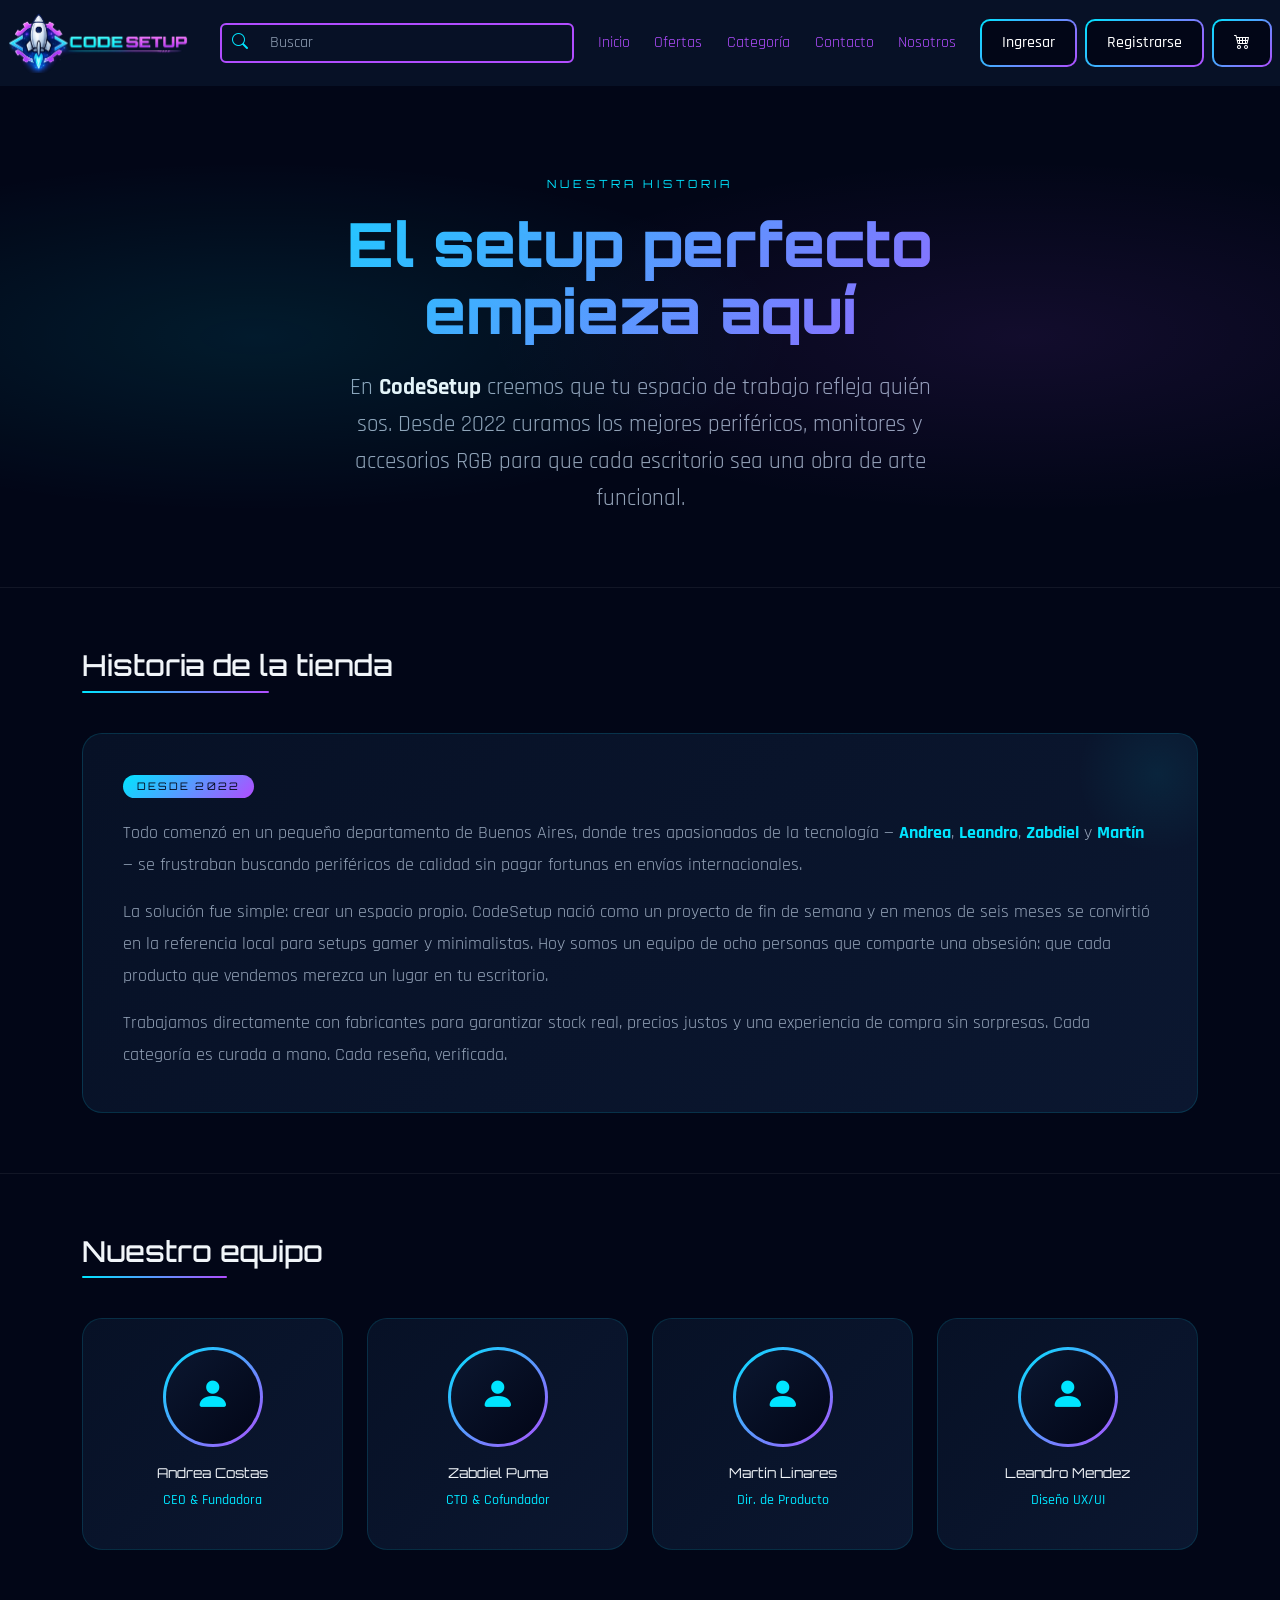
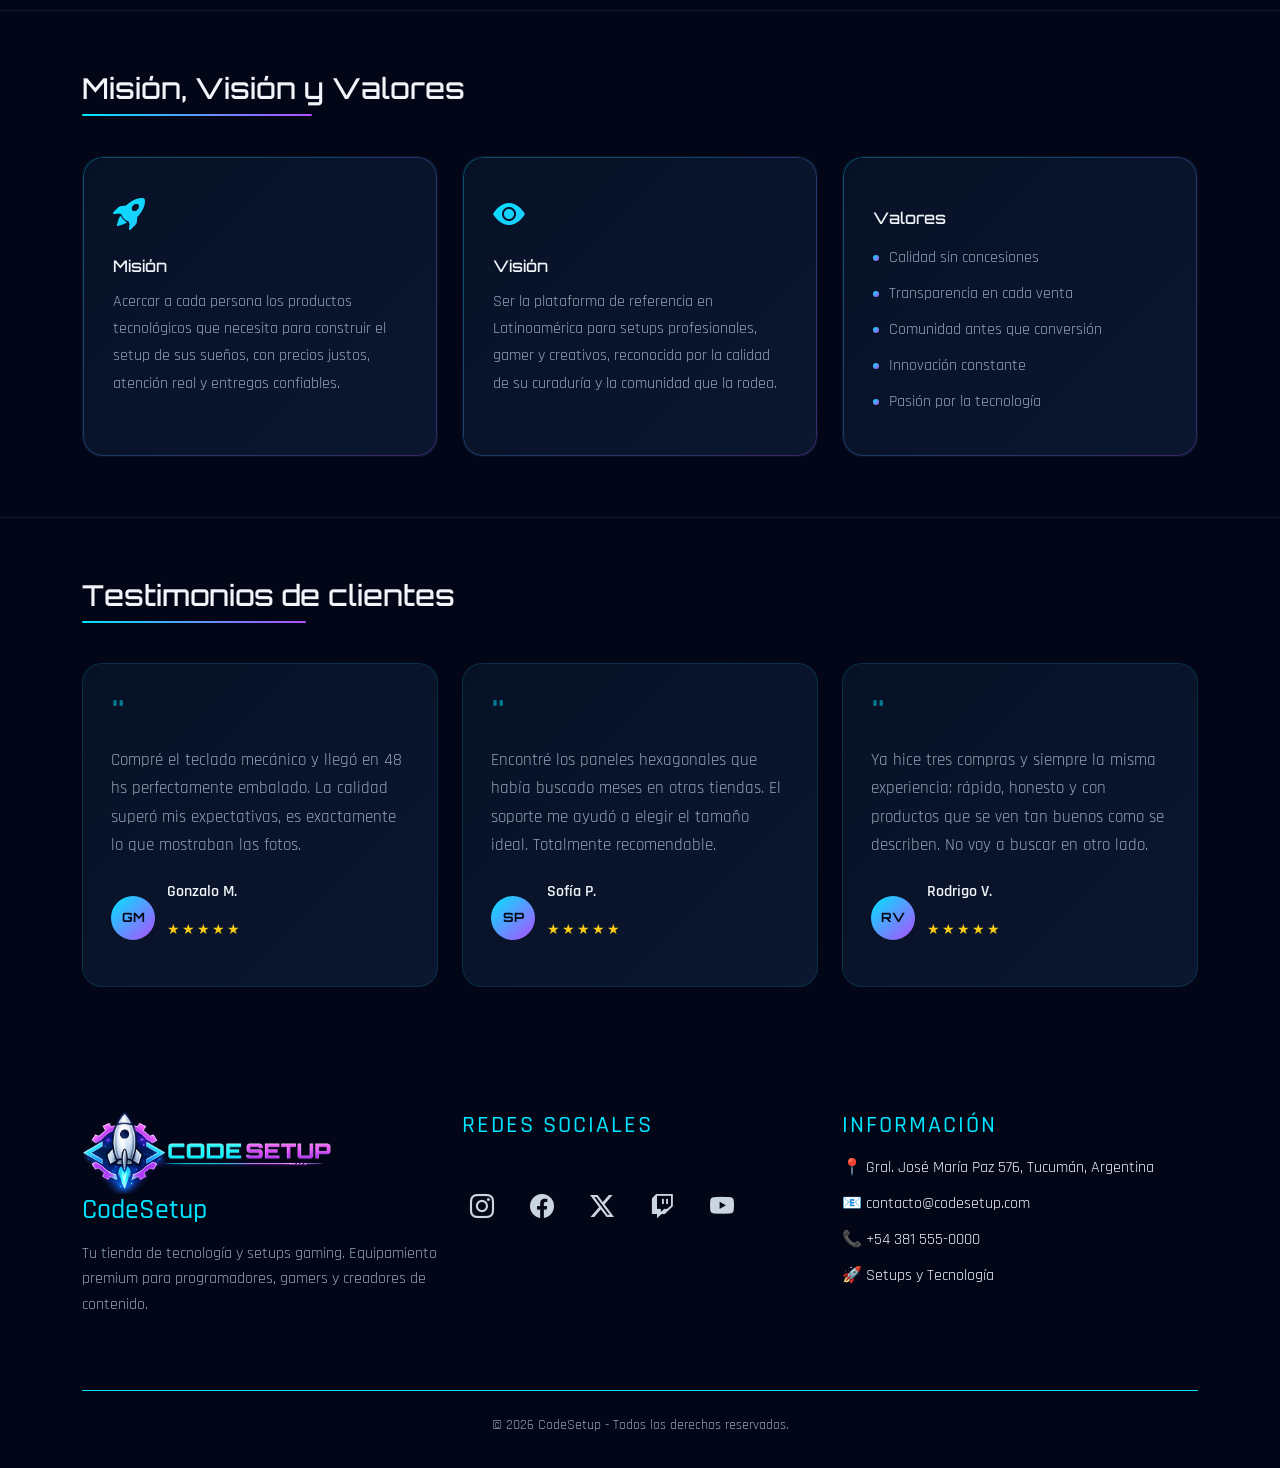
<file: Pages/About-us.html>
<!doctype html>
<html lang="es">
  <head>
    <meta charset="utf-8" />
    <meta name="viewport" content="width=device-width, initial-scale=1" />
    <meta name="description" content="Explora setups de escritorio modernos, ideas de organización, periféricos y estética gamer o minimalista para tu espacio de trabajo o estudio." />
    <meta name="keywords" content="setup escritorio-escritorio gamer-escritorio minimalista-ideas setup-escritorio aesthetic-organización escritorio-PC setup-tecnología-desk setup inspiration" />
    <meta name="author" name="Andrea Costas-Zabdiel Puma-Martin linares" />
    <link rel="shortcut icon" href="../assets/Favicon.png" type="image/x-icon">
    <title>CodeSetup — Sobre Nosotros</title>
    <link rel="preconnect" href="https://fonts.googleapis.com" />
    <link rel="preconnect" href="https://fonts.gstatic.com" crossorigin />
    <link href="https://fonts.googleapis.com/css2?family=Orbitron:wght@400;500;600;700;800;900&family=Rajdhani:wght@300;400;500;600;700&display=swap" rel="stylesheet" />
    <link rel="stylesheet" href="https://cdn.jsdelivr.net/npm/bootstrap-icons@1.13.1/font/bootstrap-icons.min.css" />
    <link href="https://cdn.jsdelivr.net/npm/bootstrap@5.3.8/dist/css/bootstrap.min.css" rel="stylesheet" integrity="sha384-sRIl4kxILFvY47J16cr9ZwB07vP4J8+LH7qKQnuqkuIAvNWLzeN8tE5YBujZqJLB" crossorigin="anonymous" />
    <link rel="stylesheet" href="../Css/about-us.css" />
  </head>
  <body>

    <!-- NAVBAR -->
    <nav class="navbar navbar-expand-lg px-0">
      <div class="container-fluid px-0">
        <a class="navbar-brand px-2" href="../Index.html">
          <img src="../assets/logo.png" alt="Logo" width="180" />
        </a>

        <button
          class="navbar-toggler border-0"
          type="button"
          data-bs-toggle="collapse"
          data-bs-target="#navbarContent"
        >
          <i class="bi bi-list fs-1" style="color: #00e5ff"></i>
        </button>

        <div class="collapse navbar-collapse w-100 px-2" id="navbarContent">
          <div
            class="d-flex flex-column flex-lg-row justify-content-start justify-content-lg-between align-items-start align-items-lg-center w-100"
          >
            <div class="position-relative search-container w-100 my-2 my-lg-0">
              <input
                type="search"
                class="form-control search-input ps-5 w-100"
                placeholder="Buscar"
              />
              <i class="bi bi-search search-icon"></i>
            </div>

            <div
              class="d-flex flex-column flex-lg-row align-items-start align-items-lg-center gap-2 gap-lg-4 mx-lg-4"
            >
              <a class="about-us" href="../Index.html">Inicio</a>
              <a class="about-us" href="../Pages/404.html">Ofertas</a>
              <div class="dropdown-center">
                <button
                  class="btn btn-category about-us"
                  type="button"
                  data-bs-toggle="dropdown"
                  aria-expanded="false"
                >
                  Categoría
                </button>
                <ul class="dropdown-menu">
                  <li>
                    <a class="dropdown-item about-us" href="../Pages/Category-1.html"
                      >Periféricos</a
                    >
                  </li>
                  <li>
                    <a class="dropdown-item about-us" href="../Pages/404.html"
                      >Monitores</a
                    >
                  </li>
                  <li>
                    <a class="dropdown-item about-us" href="../Pages/404.html"
                      >Ergonomía</a
                    >
                  </li>
                  <li>
                    <a class="dropdown-item about-us" href="../Pages/Category-2.html"
                      >RGB y Decoración</a
                    >
                  </li>
                  <li>
                    <a class="dropdown-item about-us" href="../Pages/404.html"
                      >Mousepads</a
                    >
                  </li>
                  <li>
                    <a class="dropdown-item about-us" href="../Pages/404.html"
                      >Streaming</a
                    >
                  </li>
                  <li>
                    <a class="dropdown-item about-us" href="../Pages/404.html"
                      >Gadgets</a
                    >
                  </li>
                  <li>
                    <a class="dropdown-item about-us" href="../Pages/404.html"
                      >Accesorios</a
                    >
                  </li>
                </ul>
              </div>
              <a class="about-us" href="../Pages/Contact.html">Contacto</a>
              <a class="about-us" href="../Pages/About-us.html">Nosotros</a>
            </div>

            <div class="d-flex gap-2">
              <a class="btn btn-section" href="../Pages/Login.html">Ingresar</a>
              <a class="btn btn-section" href="../Pages/Register.html"
                >Registrarse</a
              >
              <a class="btn btn-section" href="../Pages/Cart.html">
                <i class="bi bi-cart4"></i>
              </a>
            </div>
          </div>
        </div>
      </div>
    </nav>

    <!-- HERO / SLOGAN -->
    <section class="hero-about">
      <div class="container">
        <p class="eyebrow">Nuestra historia</p>
        <h1>El setup perfecto<br>empieza aquí</h1>
        <p class="slogan">
          En <strong>CodeSetup</strong> creemos que tu espacio de trabajo refleja quién sos.
          Desde 2022 curamos los mejores periféricos, monitores y accesorios RGB
          para que cada escritorio sea una obra de arte funcional.
        </p>
      </div>
    </section>

    <!-- HISTORIA DE LA TIENDA -->
    <section class="history-section">
      <div class="container">
        <h2 class="section-header">Historia de la tienda</h2>
        <div class="history-card">
          <span class="history-year-badge">DESDE 2022</span>
          <p>
            Todo comenzó en un pequeño departamento de Buenos Aires, donde tres apasionados de la tecnología —
            <strong>Andrea</strong>, <strong>Leandro</strong>, <strong>Zabdiel</strong> y <strong>Martín</strong> — se frustraban buscando
            periféricos de calidad sin pagar fortunas en envíos internacionales.
          </p>
          <p>
            La solución fue simple: crear un espacio propio. CodeSetup nació como un proyecto de fin de semana
            y en menos de seis meses se convirtió en la referencia local para setups gamer y minimalistas.
            Hoy somos un equipo de ocho personas que comparte una obsesión: que cada producto que vendemos
            merezca un lugar en tu escritorio.
          </p>
          <p>
            Trabajamos directamente con fabricantes para garantizar stock real, precios justos y una
            experiencia de compra sin sorpresas. Cada categoría es curada a mano. Cada reseña, verificada.
          </p>
        </div>
      </div>
    </section>

    <!-- EQUIPO -->
    <section class="team-section">
      <div class="container">
        <h2 class="section-header">Nuestro equipo</h2>
        <div class="row g-4 justify-content-center">

          <div class="col-6 col-sm-4 col-md-3">
            <div class="team-card">
              <div class="team-avatar-wrap">
                <div class="team-avatar-placeholder"><i class="bi bi-person-fill"></i></div>
              </div>
              <p class="team-name">Andrea Costas</p>
              <p class="team-role">CEO &amp; Fundadora</p>
            </div>
          </div>

          <div class="col-6 col-sm-4 col-md-3">
            <div class="team-card">
              <div class="team-avatar-wrap">
                <div class="team-avatar-placeholder"><i class="bi bi-person-fill"></i></div>
              </div>
              <p class="team-name">Zabdiel Puma</p>
              <p class="team-role">CTO &amp; Cofundador</p>
            </div>
          </div>

          <div class="col-6 col-sm-4 col-md-3">
            <div class="team-card">
              <div class="team-avatar-wrap">
                <div class="team-avatar-placeholder"><i class="bi bi-person-fill"></i></div>
              </div>
              <p class="team-name">Martín Linares</p>
              <p class="team-role">Dir. de Producto</p>
            </div>
          </div>

          <div class="col-6 col-sm-4 col-md-3">
            <div class="team-card">
              <div class="team-avatar-wrap">
                <div class="team-avatar-placeholder"><i class="bi bi-person-fill"></i></div>
              </div>
              <p class="team-name">Leandro Mendez</p>
              <p class="team-role">Diseño UX/UI</p>
            </div>
          </div>

        </div>
      </div>
    </section>

    <!-- MISIÓN, VISIÓN Y VALORES -->
    <section class="mvv-section">
      <div class="container">
        <h2 class="section-header">Misión, Visión y Valores</h2>
        <div class="row g-4">
          <div class="col-12 col-md-4">
            <div class="mvv-card">
              <div class="mvv-icon"><i class="bi bi-rocket-takeoff-fill"></i></div>
              <h3 class="mvv-title">Misión</h3>
              <p class="mvv-text">
                Acercar a cada persona los productos tecnológicos que necesita para construir el
                setup de sus sueños, con precios justos, atención real y entregas confiables.
              </p>
            </div>
          </div>
          <div class="col-12 col-md-4">
            <div class="mvv-card">
              <div class="mvv-icon"><i class="bi bi-eye-fill"></i></div>
              <h3 class="mvv-title">Visión</h3>
              <p class="mvv-text">
                Ser la plataforma de referencia en Latinoamérica para setups profesionales, gamer
                y creativos, reconocida por la calidad de su curaduría y la comunidad que la rodea.
              </p>
            </div>
          </div>
          <div class="col-12 col-md-4">
            <div class="mvv-card">
              <div class="mvv-icon"><i class="bi bi-shield-check-fill"></i></div>
              <h3 class="mvv-title">Valores</h3>
              <ul class="values-list">
                <li>Calidad sin concesiones</li>
                <li>Transparencia en cada venta</li>
                <li>Comunidad antes que conversión</li>
                <li>Innovación constante</li>
                <li>Pasión por la tecnología</li>
              </ul>
            </div>
          </div>
        </div>
      </div>
    </section>

    <!-- TESTIMONIOS -->
    <section class="testimonials-section">
      <div class="container">
        <h2 class="section-header">Testimonios de clientes</h2>
        <div class="row g-4">

          <div class="col-12 col-md-4">
            <div class="testimonial-card">
              <div class="testimonial-quote">"</div>
              <p class="testimonial-text">
                Compré el teclado mecánico y llegó en 48 hs perfectamente embalado.
                La calidad superó mis expectativas, es exactamente lo que mostraban las fotos.
              </p>
              <div class="testimonial-author">
                <div class="testimonial-avatar">GM</div>
                <div>
                  <p class="testimonial-name">Gonzalo M.</p>
                  <p class="testimonial-stars">★★★★★</p>
                </div>
              </div>
            </div>
          </div>

          <div class="col-12 col-md-4">
            <div class="testimonial-card">
              <div class="testimonial-quote">"</div>
              <p class="testimonial-text">
                Encontré los paneles hexagonales que había buscado meses en otras tiendas.
                El soporte me ayudó a elegir el tamaño ideal. Totalmente recomendable.
              </p>
              <div class="testimonial-author">
                <div class="testimonial-avatar">SP</div>
                <div>
                  <p class="testimonial-name">Sofía P.</p>
                  <p class="testimonial-stars">★★★★★</p>
                </div>
              </div>
            </div>
          </div>

          <div class="col-12 col-md-4">
            <div class="testimonial-card">
              <div class="testimonial-quote">"</div>
              <p class="testimonial-text">
                Ya hice tres compras y siempre la misma experiencia: rápido, honesto y con
                productos que se ven tan buenos como se describen. No voy a buscar en otro lado.
              </p>
              <div class="testimonial-author">
                <div class="testimonial-avatar">RV</div>
                <div>
                  <p class="testimonial-name">Rodrigo V.</p>
                  <p class="testimonial-stars">★★★★★</p>
                </div>
              </div>
            </div>
          </div>

        </div>
      </div>
    </section>

    <!-- FOOTER -->
    <footer class="footer-CodeSetup">
      <div class="container">
        <div class="row">
          <div class="col-12 col-md-6 col-lg-4 mb-4">
            <div class="footer-brand">
              <div class="rocket-container">
                <img
                  src="../assets/logo.png"
                  alt="CodeSetup"
                  class="footer-logo"
                />
              </div>
              <h3>CodeSetup</h3>

              <p>
                Tu tienda de tecnología y setups gaming. Equipamiento premium
                para programadores, gamers y creadores de contenido.
              </p>
            </div>
          </div>
          <div class="col-12 col-md-6 col-lg-4 mb-4">
            <h4 class="footer-title mb-lg-5">Redes Sociales</h4>
            <ul class="footer-social">
              <li>
                <a href="../Pages/404.html">
                  <i class="bi bi-instagram"></i>
                </a>
              </li>

              <li>
                <a href="../Pages/404.html">
                  <i class="bi bi-facebook"></i>
                </a>
              </li>
              <li>
                <a href="../Pages/404.html">
                  <i class="bi bi-twitter-x"></i>
                </a>
              </li>
              <li>
                <a href="../Pages/404.html">
                  <i class="bi bi-twitch"></i>
                </a>
              </li>
              <li>
                <a href="../Pages/404.html">
                  <i class="bi bi-youtube"></i>
                </a>
              </li>
            </ul>
          </div>
          <div class="col-12 col-md-6 col-lg-4 mb-4">
            <h4 class="footer-title">Información</h4>

            <ul class="footer-info gab-lg-4">
              <li>📍 Gral. José María Paz 576, Tucumán, Argentina</li>
              <li>📧 contacto@codesetup.com</li>
              <li>📞 +54 381 555-0000</li>
              <li>🚀 Setups y Tecnología</li>
            </ul>
          </div>
        </div>

        <div class="footer-bottom">
          <p>© 2026 CodeSetup - Todos los derechos reservados.</p>
        </div>
      </div>
    </footer>

    <script src="https://cdn.jsdelivr.net/npm/bootstrap@5.3.8/dist/js/bootstrap.bundle.min.js" integrity="sha384-FKyoEForCGlyvwx9Hj09JcYn3nv7wiPVlz7YYwJrWVcXK/BmnVDxM+D2scQbITxI" crossorigin="anonymous"></script>

  </body>
</html>
</file>
<file: Css/about-us.css>
*, *::before, *::after { margin: 0; padding: 0; box-sizing: border-box; }

:root {
  --text: #F1F5F9;
  --text-muted: #94A3B8;
  --white: #ffffff;
  --primary: #00E5FF;
  --middle: #00e5ff80;
  --middle2: #b14dff80;
  --secondary: #B14DFF;
  --font-title: "Orbitron", sans-serif;
  --font-text: "Rajdhani", sans-serif;
  --background: #020617;
  --surface: #071126;
  --surface-light: #0B1730;
}

body {
  background-color: var(--background);
  color: var(--text);
  font-family: var(--font-text);
  min-height: 100vh;
}

/* ── NAVBAR ── */
.navbar {
  min-height: 80px;
  background-color: var(--surface);
}

.about-us {
  text-decoration: none;
  color: var(--secondary);
  font-family: var(--font-text);
}


.search-container {
  width: 100%;
  max-width: none;
  font-family: var(--font-text);
}

@media (min-width: 992px) {
  .search-container {
    width: 35%;
    max-width: 400px;
  }
}

.navbar-toggler {
  border: none;
  box-shadow: none;
}

.navbar-toggler:focus {
  box-shadow: none;
  outline: none;
}

.navbar-collapse {
  background-color: var(--surface);
  padding: 10px 0;
}

.btn-category {
  padding: 0;
  color: var(--secondary);
  font-family: var(--font-text);
  transition: all 0.5s ease;
}

.btn-category.show {
  background: linear-gradient(135deg, var(--primary), var(--secondary));
  border: none;
  color: var(--background);
  padding: 3px 10px;

  box-shadow:
    0 0 10px var(--primary),
    0 0 20px var(--middle),
    0 0 30px var(--secondary);
  transition: all 0.5s ease;  
}

.dropdown-menu {
  background: rgba(7, 17, 38, 0.95);
  backdrop-filter: blur(10px);

  border: 1px solid var(--primary);

  box-shadow:
    0 0 10px var(--middle),
    0 0 20px var(--middle2);
}
.dropdown-item:hover {
  background-color: var(--surface);
}

.about-us {
  position: relative;
  color: var(--secondary);
  transition: 0.3s ease;
}

.about-us::after {
  content: "";
  position: absolute;
  left: 50%;
  bottom: -5px;

  width: 0;
  height: 2px;

  transform: translateX(-50%);

  background: linear-gradient(90deg, var(--primary), var(--secondary));

  transition: 0.3s ease;
}

.about-us:hover {
  color: var(--primary);
}

.about-us:hover::after {
  width: 100%;
}


.btn-outline-custom {
  background: transparent;
  border: 2px solid var(--primary);
  color: var(--primary);
  transition: 0.3s;
  font-family: var(--font-text);
}

.btn-outline-custom:hover {
  background: var(--primary);
  color: var(--surface);
  font-family: var(--font-text);
}

.search-container {
  width: 100%;
  max-width: none;
  font-family: var(--font-text);
}

@media (min-width: 992px) {
  .search-container {
    width: 35%;
    max-width: 400px;
  }
}

.search-input {
  background-color: transparent;
  border: 2px solid var(--secondary);
  color: var(--text);
}

.search-input::placeholder {
  color: var(--text-muted);
}

.search-input:focus {
  background-color: transparent;
  border-color: var(--secondary);
  box-shadow: none;
  color: var(--text);
  outline: none;
}

.search-icon {
  position: absolute;
  top: 50%;
  left: 12px;
  transform: translateY(-50%);
  color: var(--primary);
  pointer-events: none;
}

.navbar-toggler {
  border: none;
  box-shadow: none;
}

.navbar-toggler:focus {
  box-shadow: none;
  outline: none;
}

.navbar-collapse {
  background-color: var(--surface);
  padding: 10px 0;
}
.btn-section {
  background: var(--background);

  border: 2px solid transparent;

  background-image:
    linear-gradient(var(--background), var(--background)),
    linear-gradient(135deg, var(--primary), var(--secondary));

  background-origin: border-box;
  background-clip: padding-box, border-box;

  color: var(--white);

  border-radius: 10px;
  padding: 10px 20px;

  font-family: var(--font-text);
  font-weight: 500;

  cursor: pointer;
  transition: all 0.3s ease;
}

.btn-section:hover {
  background: linear-gradient(135deg, var(--primary), var(--secondary));

  color: var(--background);
  font-family: var(--font-text);
  font-weight: 500;

  border: 2px solid transparent;

  box-shadow:
    0 0 10px var(--primary),
    0 0 20px var(--middle),
    0 0 30px var(--secondary),
    0 0 40px var(--middle2);

  transform: translateY(-3px);
}


/* ── HERO / SLOGAN ── */
.hero-about {
  position: relative;
  padding: 90px 0 70px;
  text-align: center;
  overflow: hidden;
}
.hero-about::before {
  content: "";
  position: absolute;
  inset: 0;
  background:
    radial-gradient(ellipse 60% 50% at 20% 50%, #00e5ff18 0%, transparent 70%),
    radial-gradient(ellipse 60% 50% at 80% 50%, #b14dff18 0%, transparent 70%);
  pointer-events: none;
}
.hero-about .eyebrow {
  font-family: var(--font-title);
  font-size: 0.7rem;
  letter-spacing: 0.35em;
  color: var(--primary);
  text-transform: uppercase;
  margin-bottom: 18px;
}
.hero-about h1 {
  font-family: var(--font-title);
  font-size: clamp(2rem, 5vw, 3.8rem);
  font-weight: 800;
  line-height: 1.1;
  background: linear-gradient(135deg, var(--primary), var(--secondary));
  -webkit-background-clip: text;
  -webkit-text-fill-color: transparent;
  background-clip: text;
  margin-bottom: 24px;
}
.hero-about .slogan {
  font-family: var(--font-text);
  font-size: clamp(1.1rem, 2.5vw, 1.45rem);
  color: var(--text-muted);
  max-width: 620px;
  margin: 0 auto;
  line-height: 1.6;
}
.hero-about .slogan strong { color: var(--text); }

/* ── SECTION HEADER ── */
.section-header {
  font-family: var(--font-title);
  font-size: clamp(1.2rem, 3vw, 1.8rem);
  color: var(--text);
  margin-bottom: 40px;
  position: relative;
  display: inline-block;
}
.section-header::after {
  content: "";
  display: block;
  height: 2px;
  width: 60%;
  margin-top: 8px;
  background: linear-gradient(90deg, var(--primary), var(--secondary));
  border-radius: 2px;
}

/* ── HISTORY ── */
.history-section {
  padding: 60px 0;
  border-top: 1px solid #ffffff10;
}
.history-card {
  background: linear-gradient(135deg, var(--surface), var(--surface-light));
  border: 1px solid #00e5ff25;
  border-radius: 20px;
  padding: 40px;
  position: relative;
  overflow: hidden;
}
.history-card::before {
  content: "";
  position: absolute;
  top: -40px;
  right: -40px;
  width: 160px;
  height: 160px;
  border-radius: 50%;
  background: radial-gradient(circle, #00e5ff12, transparent 70%);
  pointer-events: none;
}
.history-card p {
  font-family: var(--font-text);
  font-size: 1.1rem;
  color: var(--text-muted);
  line-height: 1.8;
  margin-bottom: 16px;
}
.history-card p:last-child { margin-bottom: 0; }
.history-card p strong { color: var(--primary); }
.history-year-badge {
  display: inline-block;
  font-family: var(--font-title);
  font-size: 0.65rem;
  letter-spacing: 0.2em;
  color: var(--background);
  background: linear-gradient(135deg, var(--primary), var(--secondary));
  border-radius: 20px;
  padding: 4px 14px;
  margin-bottom: 20px;
}

/* ── TEAM GRID ── */
.team-section {
  padding: 60px 0;
  border-top: 1px solid #ffffff10;
}
.team-card {
  text-align: center;
  background: linear-gradient(135deg, var(--surface), var(--surface-light));
  border: 1px solid #00e5ff20;
  border-radius: 20px;
  padding: 28px 20px 22px;
  transition: 0.35s ease;
  cursor: default;
  height: 100%;
}
.team-card:hover {
  transform: translateY(-6px);
  border-color: var(--primary);
  box-shadow: 0 0 15px var(--middle), 0 0 30px var(--middle2);
}
.team-avatar-wrap {
  width: 100px;
  height: 100px;
  margin: 0 auto 16px;
  border-radius: 50%;
  padding: 3px;
  background: linear-gradient(135deg, var(--primary), var(--secondary));
}
.team-avatar {
  width: 100%;
  height: 100%;
  border-radius: 50%;
  object-fit: cover;
  background: var(--surface-light);
  display: block;
}
.team-avatar-placeholder {
  width: 100%;
  height: 100%;
  border-radius: 50%;
  background: linear-gradient(135deg, var(--surface-light), var(--background));
  display: flex;
  align-items: center;
  justify-content: center;
  font-size: 2.2rem;
  color: var(--primary);
}
.team-name {
  font-family: var(--font-title);
  font-size: 0.85rem;
  color: var(--text);
  margin-bottom: 6px;
}
.team-role {
  font-family: var(--font-text);
  font-size: 0.9rem;
  color: var(--primary);
  font-weight: 500;
}

/* ── MVV (Misión, Visión, Valores) ── */
.mvv-section {
  padding: 60px 0;
  border-top: 1px solid #ffffff10;
}
.mvv-card {
  background: linear-gradient(135deg, var(--surface), var(--surface-light));
  border-radius: 20px;
  padding: 36px 30px;
  height: 100%;
  position: relative;
  overflow: hidden;
  border: 1px solid transparent;
  transition: 0.35s ease;
}
.mvv-card::before {
  content: "";
  position: absolute;
  inset: 0;
  border-radius: 20px;
  padding: 1px;
  background: linear-gradient(135deg, var(--primary), var(--secondary));
  -webkit-mask: linear-gradient(#fff 0 0) content-box, linear-gradient(#fff 0 0);
  -webkit-mask-composite: xor;
  mask:linear-gradient(#fff 0 0) content-box, linear-gradient(#fff 0 0);
  mask-composite: exclude;
  opacity: 0.3;
  transition: 0.35s;
}
.mvv-card:hover::before { opacity: 1; }
.mvv-card:hover {
  transform: translateY(-4px);
  box-shadow: 0 0 20px var(--middle);
}
.mvv-icon {
  font-size: 2rem;
  margin-bottom: 16px;
  background: linear-gradient(135deg, var(--primary), var(--secondary));
  -webkit-background-clip: text;
  -webkit-text-fill-color: transparent;
  background-clip: text;
}
.mvv-title {
  font-family: var(--font-title);
  font-size: 1rem;
  color: var(--text);
  margin-bottom: 12px;
}
.mvv-text {
  font-family: var(--font-text);
  font-size: 1rem;
  color: var(--text-muted);
  line-height: 1.7;
}
.values-list {
  list-style: none;
  padding: 0;
  margin: 0;
}
.values-list li {
  font-family: var(--font-text);
  font-size: 1rem;
  color: var(--text-muted);
  padding: 6px 0;
  display: flex;
  align-items: center;
  gap: 10px;
}
.values-list li::before {
  content: "";
  width: 6px;
  height: 6px;
  border-radius: 50%;
  background: linear-gradient(135deg, var(--primary), var(--secondary));
  flex-shrink: 0;
}

/* ── TESTIMONIALS ── */
.testimonials-section {
  padding: 60px 0;
  border-top: 1px solid #ffffff10;
}
.testimonial-card {
  background: linear-gradient(135deg, var(--surface), var(--surface-light));
  border: 1px solid #00e5ff20;
  border-radius: 20px;
  padding: 30px 28px;
  height: 100%;
  transition: 0.35s ease;
  position: relative;
}
.testimonial-card:hover {
  transform: translateY(-5px);
  box-shadow: 0 0 18px var(--middle);
  border-color: var(--primary);
}
.testimonial-quote {
  font-family: var(--font-title);
  font-size: 2.5rem;
  line-height: 1;
  color: var(--primary);
  margin-bottom: 12px;
  opacity: 0.5;
}
.testimonial-text {
  font-family: var(--font-text);
  font-size: 1.05rem;
  color: var(--text-muted);
  line-height: 1.7;
  margin-bottom: 20px;
}
.testimonial-author {
  display: flex;
  align-items: center;
  gap: 12px;
}
.testimonial-avatar {
  width: 44px;
  height: 44px;
  border-radius: 50%;
  background: linear-gradient(135deg, var(--primary), var(--secondary));
  display: flex;
  align-items: center;
  justify-content: center;
  font-family: var(--font-title);
  font-size: 0.8rem;
  color: var(--background);
  font-weight: 700;
  flex-shrink: 0;
}
.testimonial-name {
  font-family: var(--font-text);
  font-size: 1rem;
  color: var(--text);
  font-weight: 600;
}
.testimonial-stars {
  font-size: 0.85rem;
  color: #facc15;
  letter-spacing: 2px;
}

/* ── FOOTER ── */
.footer-CodeSetup {
  background: var(--background);
  color: var(--text);
  padding: 4rem 0 1rem;
}

.footer-logo {
  width: 220px;
  max-width: 80%;
  margin: 0px;
}

.footer-brand h3 {
  color: var(--primary);
  margin-bottom: 0.8rem;
}

.footer-brand p {
  color: var(--text-muted);
  line-height: 1.6;
}

.footer-title {
  color: var(--primary);
  margin-bottom: 1rem;
  text-transform: uppercase;
  letter-spacing: 2px;
}

.footer-social,
.footer-info {
  list-style: none;
  padding: 0;
}

.footer-social {
  display: flex;
  gap: 20px;
  flex-wrap: wrap;
}

.footer-social li,
.footer-info li {
  margin-bottom: 12px;
}

.footer-social a {
  display: inline-flex;
  align-items: center;
  justify-content: center;
  width: 2.5rem;
  height: 2.5rem;
  border-radius: 50%;
  text-decoration: none;
  color: #cbd5e1;
  transition: all 0.3s ease;
}

.footer-social a i {
  font-size: 1.5rem;
}

.footer-social a:hover {
  color: var(--primary);
  transform: translateY(-3px);
}

.footer-bottom {
  text-align: center;
  color: var(--text-muted);
  font-size: 0.9rem;
  border-top: 1px solid var(--primary);
  margin-top: 2rem;
  padding-top: 1.5rem;
}

/* cohete flotando */

.rocket-container {
  position: relative;
  display: inline-block;
}

.footer-logo {
  width: 250px;
  max-width: 100%;

  animation: fly 3s ease-in-out infinite;
}
/* animacion de vuelo */

@media (max-width: 991.98px) {
  .navbar {
    height: auto;
    padding: 1rem 0;
  }

  .navbar .container-fluid {
    flex-wrap: wrap;
    gap: 1rem;
  }

  .search-container {
    order: 3;
    width: 100%;
    max-width: none;
    margin-left: 0 !important;
    margin-right: 0 !important;
  }

  .navbar .d-flex.align-items-center.gap-3.ms-auto {
    width: 100%;
    margin-left: 0 !important;
    justify-content: center;
    flex-wrap: wrap;
  }
}

@media (max-width: 767.98px) {
  .title-section {
    gap: 1rem;
    text-align: center;
  }

  .footer-CodeSetup {
    padding: 3rem 0 1.5rem;
  }

  .footer-brand,
  .footer-title,
  .footer-info {
    text-align: center;
  }

  .footer-social {
    justify-content: center;
  }

  .ad-rolling {
    display: none;
  }
}

@keyframes fly {
  0% {
    transform: translateY(0px) rotate(-1deg);
  }

  25% {
    transform: translateY(-5px) rotate(1deg);
  }

  50% {
    transform: translateY(-12px) rotate(-1deg);
  }

  75% {
    transform: translateY(-5px) rotate(1deg);
  }

  100% {
    transform: translateY(0px) rotate(-1deg);
  }
}


/* ── RESPONSIVE ── */
@media (max-width: 768px) {
  /* Navbar */
  .navbar > .container-fluid {
    flex-wrap: wrap;
    gap: 10px;
    padding: 10px 16px;
    height: auto;
  }
  .navbar { height: auto; padding: 10px 0; }
  .search-container { display: none; }
  .navbar > .container-fluid .d-flex.align-items-center.gap-3 {
    flex-wrap: wrap;
    gap: 8px !important;
    justify-content: center;
    width: 100%;
  }

  /* Hero */
  .hero-about { padding: 50px 0 40px; }
  .hero-about h1 { font-size: clamp(1.6rem, 7vw, 2.4rem); }
  .hero-about .slogan { font-size: 1rem; }

  /* History */
  .history-card { padding: 24px 18px; }
  .history-card p { font-size: 1rem; }

  /* Team */
  .team-card { padding: 20px 12px 18px; }
  .team-avatar-wrap { width: 80px; height: 80px; }
  .team-avatar-placeholder { font-size: 1.7rem; }
  .team-name { font-size: 0.75rem; }
  .team-role { font-size: 0.8rem; }

  /* MVV */
  .mvv-card { padding: 26px 20px; }

  /* Testimonios */
  .testimonial-card { padding: 24px 18px; }

  /* Footer */
  .footer { padding: 30px 0 20px; margin-top: 40px; }
}

@media (max-width: 480px) {
  .hero-about { padding: 40px 0 30px; }
  .section-header { font-size: 1.1rem; }
  .team-avatar-wrap { width: 70px; height: 70px; }
}
</file>
